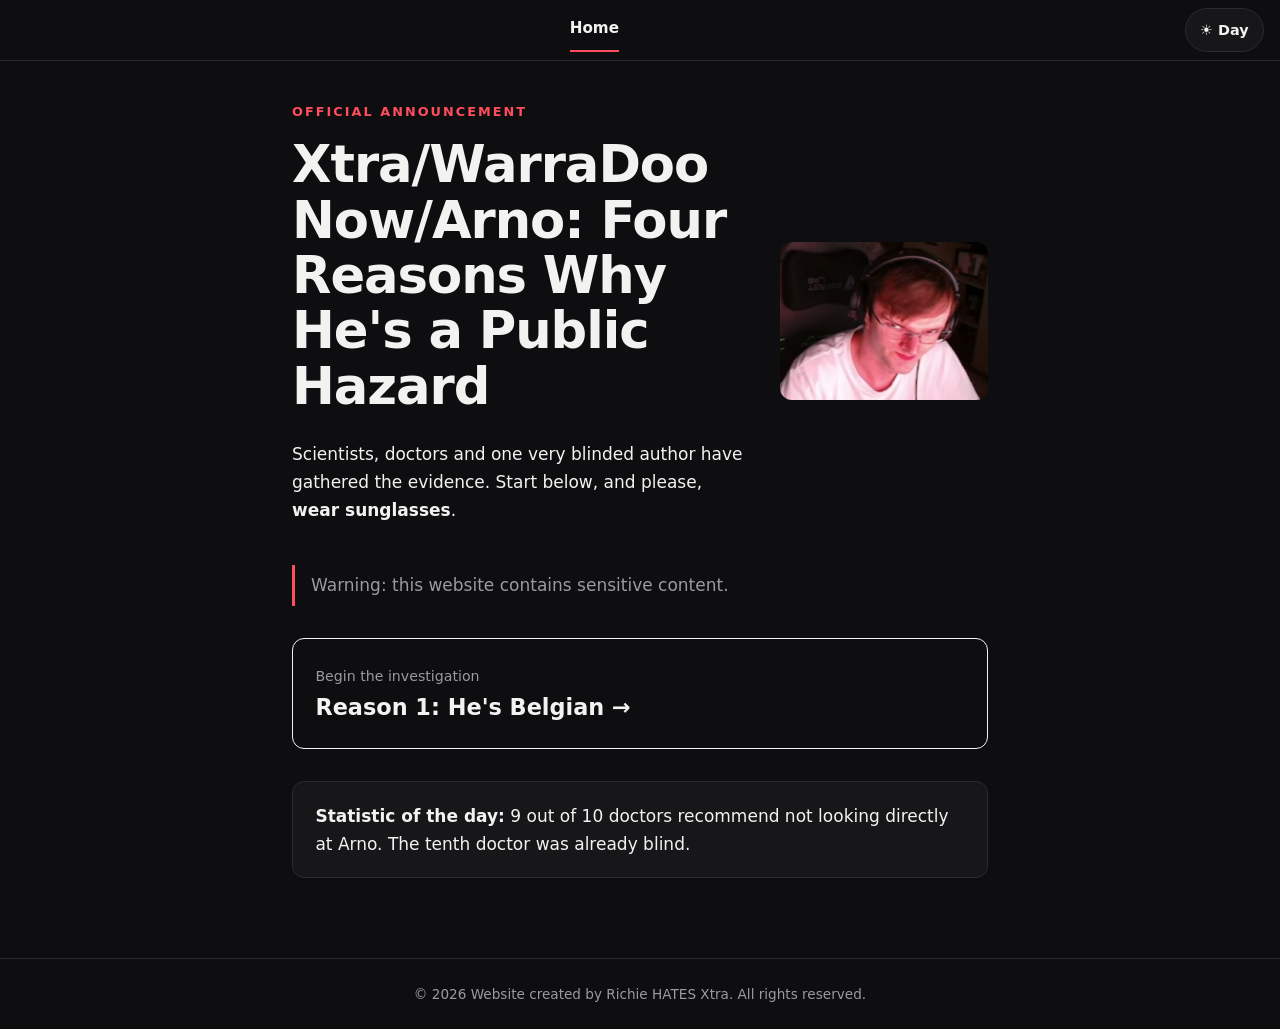
<file: index.html>
<!DOCTYPE html>
<html lang="en">
<head>
  <meta charset="UTF-8">
  <meta name="viewport" content="width=device-width, initial-scale=1, viewport-fit=cover">
  <title>Four Reasons He's a Public Hazard | Xtra/Arno</title>
  <meta name="color-scheme" content="dark light">
  <meta name="theme-color" content="#0e0e10">
  <link rel="icon" href="data:image/svg+xml,<svg xmlns=%22http://www.w3.org/2000/svg%22 viewBox=%220 0 100 100%22><text y=%22.9em%22 font-size=%2290%22>🥚</text></svg>">
  <link rel="stylesheet" href="style.css">
  <script src="script.js"></script>
</head>
<body>
  <header class="top"><nav aria-label="Main">
      <a href="index.html" aria-current="page">Home</a>
  </nav>
  <button class="theme-toggle" id="theme-toggle" type="button" aria-label="Switch to day mode">☀️ Day</button></header>
  <main>
    <!-- Hero: title + photo -->
    <section class="hero">
      <div>
        <p class="kicker">Official announcement</p>
        <h1>Xtra/WarraDooNow/Arno: Four Reasons Why He's a Public Hazard</h1>
        <p>Scientists, doctors and one very blinded author have gathered the evidence. Start below, and please, <strong>wear sunglasses</strong>.</p>
      </div>
      <img class="photo" src="photos/intro.png" alt="Arno wearing headphones and glasses, with a very shiny head">
    </section>

    <p class="note">Warning: this website contains sensitive content.</p>

    <!-- Only Reason 1 is offered; each reason then leads to the next -->
    <a class="start" href="reason1.html"><small>Begin the investigation</small><b>Reason 1: He's Belgian →</b></a>

    <div class="box"><strong>Statistic of the day:</strong> 9 out of 10 doctors recommend not looking directly at Arno. The tenth doctor was already blind.</div>
  </main>
  <footer>© 2026 Website created by Richie HATES Xtra. All rights reserved.</footer>
</body>
</html>
</file>
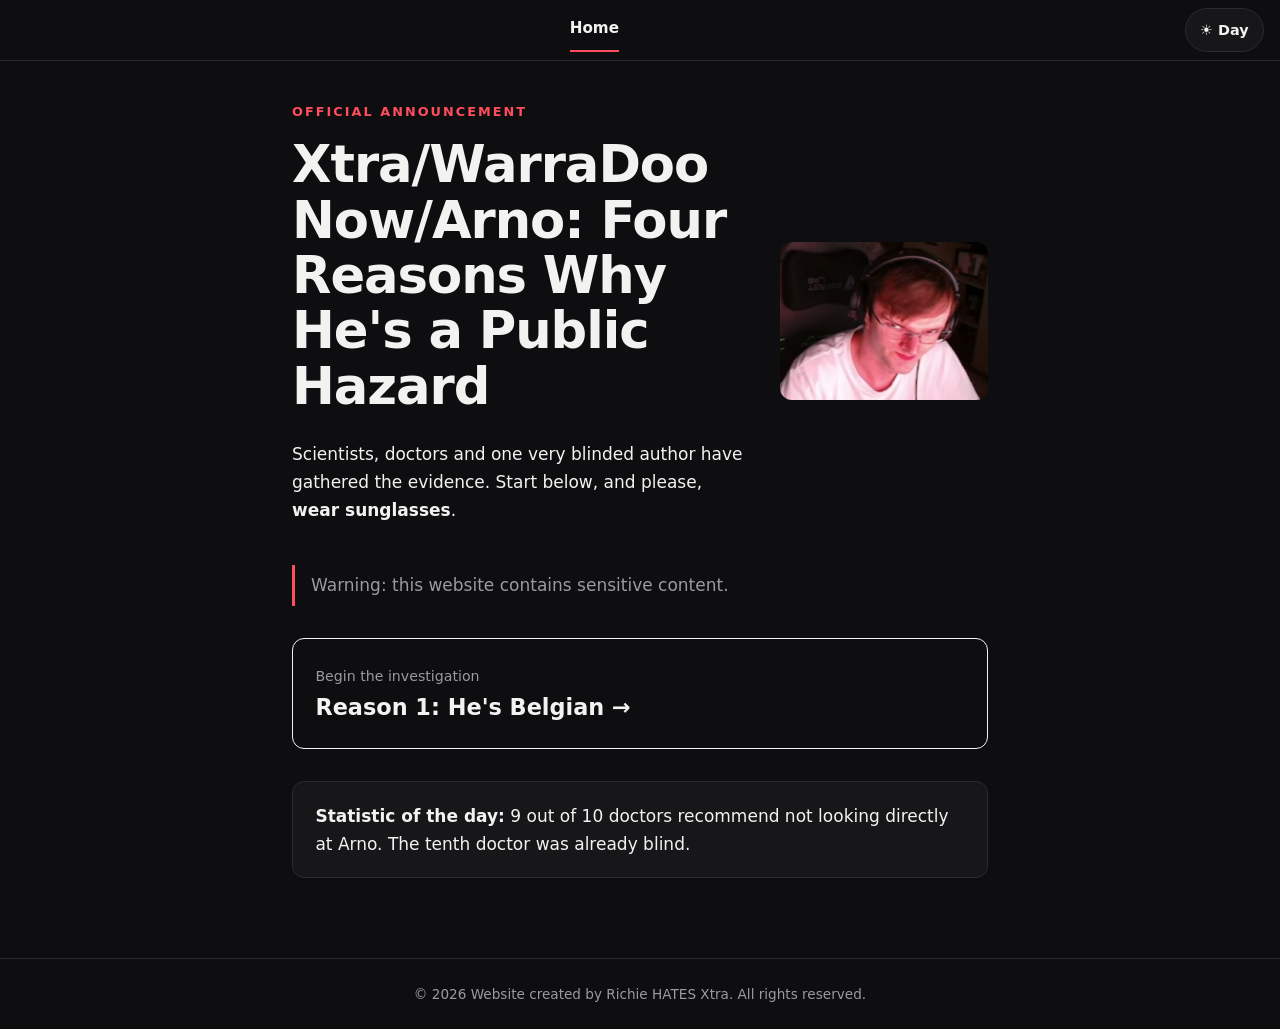
<file: index_original.html>
<!DOCTYPE html>
<html lang="en">
<head>
  <meta charset="UTF-8">
  <meta name="viewport" content="width=device-width, initial-scale=1, viewport-fit=cover">
  <title>Four Reasons He's a Public Hazard | Xtra/Arno</title>
  <meta name="color-scheme" content="dark light">
  <meta name="theme-color" content="#0e0e10">
  <link rel="stylesheet" href="style.css">
  <script src="script.js"></script>
</head>
<body>
  <header class="top"><nav aria-label="Main">
      <a href="index.html" aria-current="page">Home</a>
  </nav>
  <button class="theme-toggle" id="theme-toggle" type="button" aria-label="Switch to day mode">☀️ Day</button></header>
  <main>
    <!-- Hero: title + photo -->
    <section class="hero">
      <div>
        <p class="kicker">Official announcement</p>
        <h1>Xtra/WarraDooNow/Arno: Four Reasons Why He's a Public Hazard</h1>
        <p>Scientists, doctors and one very blinded author have gathered the evidence. Start below, and please, <strong>wear sunglasses</strong>.</p>
      </div>
      <img class="photo" src="photos/intro.png" alt="Arno wearing headphones and glasses, with a very shiny head">
    </section>

    <p class="note">Warning: this website contains sensitive content.</p>

    <!-- Only Reason 1 is offered; each reason then leads to the next -->
    <a class="start" href="reason1.html"><small>Begin the investigation</small><b>Reason 1: He's Belgian →</b></a>

    <div class="box"><strong>Statistic of the day:</strong> 9 out of 10 doctors recommend not looking directly at Arno. The tenth doctor was already blind.</div>
  </main>
  <footer>© 2026 Website created by Richie HATES Xtra. All rights reserved.</footer>
</body>
</html>
</file>
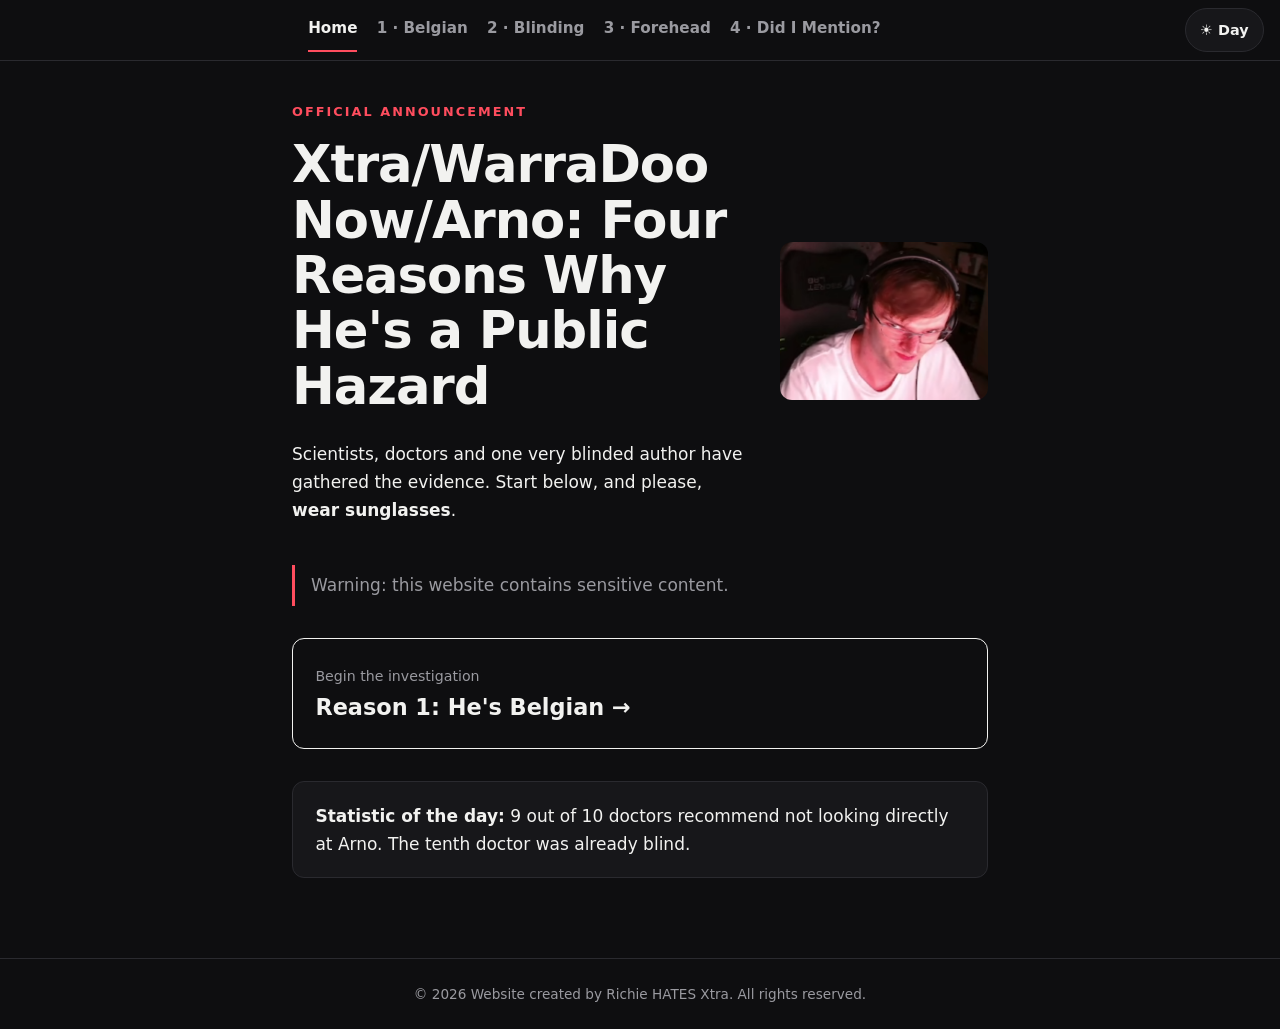
<file: index_original_a.html>
<!DOCTYPE html>
<html lang="en">
<head>
  <meta charset="UTF-8">
  <meta name="viewport" content="width=device-width, initial-scale=1, viewport-fit=cover">
  <title>Four Reasons He's a Public Hazard | Xtra/Arno</title>
  <meta name="color-scheme" content="dark light">
  <meta name="theme-color" content="#0e0e10">
  <link rel="icon" href="data:image/svg+xml,<svg xmlns=%22http://www.w3.org/2000/svg%22 viewBox=%220 0 100 100%22><text y=%22.9em%22 font-size=%2290%22>🥚</text></svg>">
  <link rel="stylesheet" href="style.css">
  <script src="script.js"></script>
</head>
<body>
  <header class="top"><nav aria-label="Main">
      <a href="index_original_a.html" aria-current="page">Home</a>
      <a href="reason1_a.html">1 · Belgian</a>
      <a href="reason2_a.html">2 · Blinding</a>
      <a href="reason3_a.html">3 · Forehead</a>
      <a href="reason4_a.html">4 · Did I Mention?</a>
  </nav>
  <button class="theme-toggle" id="theme-toggle" type="button" aria-label="Switch to day mode">☀️ Day</button></header>
  <main>
    <!-- Hero: title + photo -->
    <section class="hero">
      <div>
        <p class="kicker">Official announcement</p>
        <h1>Xtra/WarraDooNow/Arno: Four Reasons Why He's a Public Hazard</h1>
        <p>Scientists, doctors and one very blinded author have gathered the evidence. Start below, and please, <strong>wear sunglasses</strong>.</p>
      </div>
      <img class="photo" src="photos/intro.png" alt="Arno wearing headphones and glasses, with a very shiny head">
    </section>

    <p class="note">Warning: this website contains sensitive content.</p>

    <!-- Only Reason 1 is offered; each reason then leads to the next -->
    <a class="start" href="reason1_a.html"><small>Begin the investigation</small><b>Reason 1: He's Belgian →</b></a>

    <div class="box"><strong>Statistic of the day:</strong> 9 out of 10 doctors recommend not looking directly at Arno. The tenth doctor was already blind.</div>
  </main>
  <footer>© 2026 Website created by Richie HATES Xtra. All rights reserved.</footer>
</body>
</html>
</file>
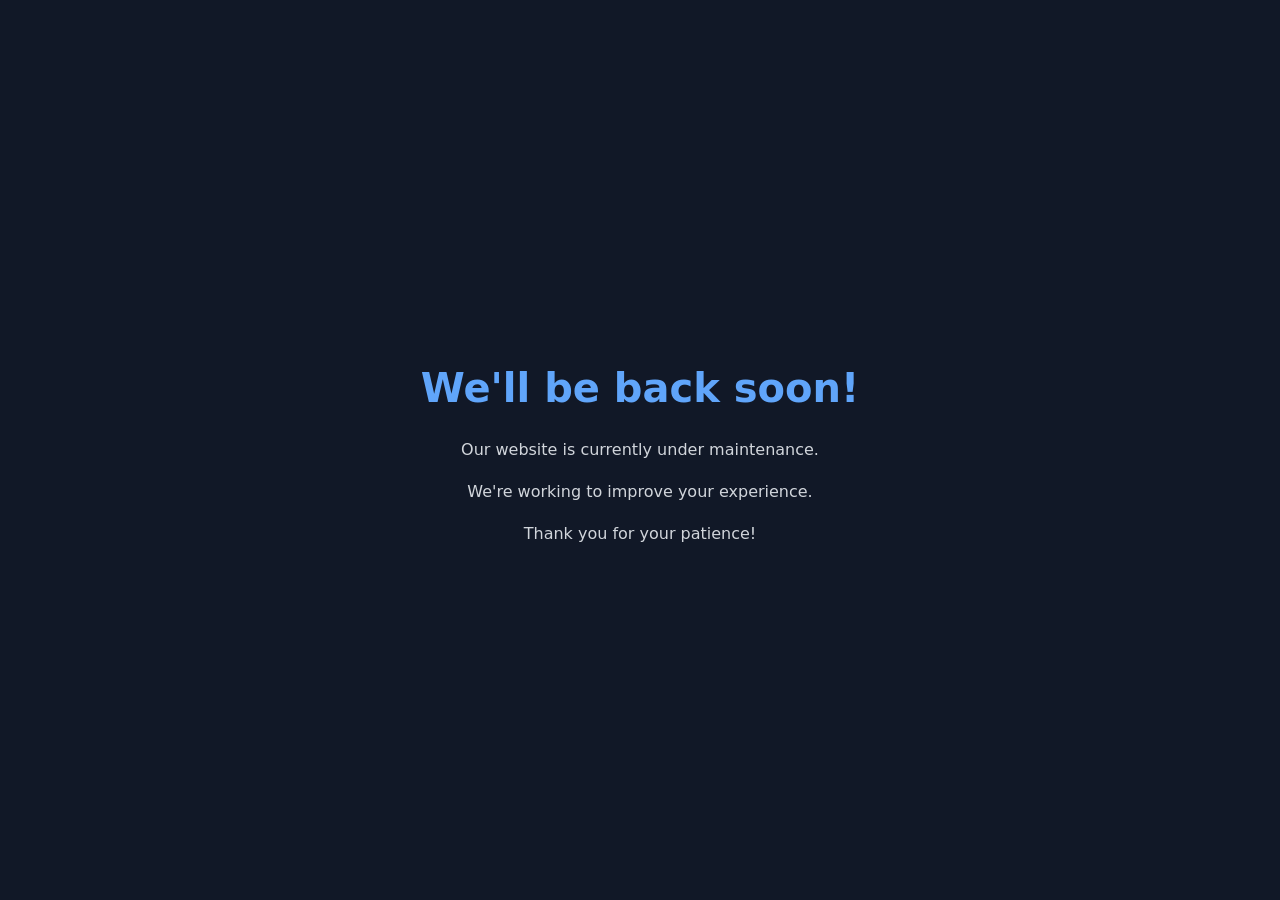
<file: maintenance.html>
<!DOCTYPE html>
<html lang="en">

<head>
    <meta charset="UTF-8">
    <meta name="viewport" content="width=device-width, initial-scale=1, viewport-fit=cover">
    <meta name="robots" content="noindex">
    <title>Under Maintenance</title>
    <style>
        body {
            font-family: system-ui, -apple-system, "Segoe UI", Arial, sans-serif;
            background: #111827;
            color: white;
            display: flex;
            justify-content: center;
            align-items: center;
            min-height: 100vh;
            min-height: 100dvh; /* real visible height on phones */
            margin: 0;
            text-align: center;
        }

        .container {
            padding: 30px 20px;
        }

        h1 {
            font-size: clamp(1.8rem, 8vw, 2.5rem);
            color: #60a5fa;
        }

        p {
            color: #d1d5db;
            line-height: 1.6;
        }
    </style>
</head>

<body>
    <div class="container">
        <h1>We'll be back soon!</h1>
        <p>Our website is currently under maintenance.</p>
        <p>We're working to improve your experience.</p>
        <p>Thank you for your patience!</p>
    </div>
</body>

</html>
</file>
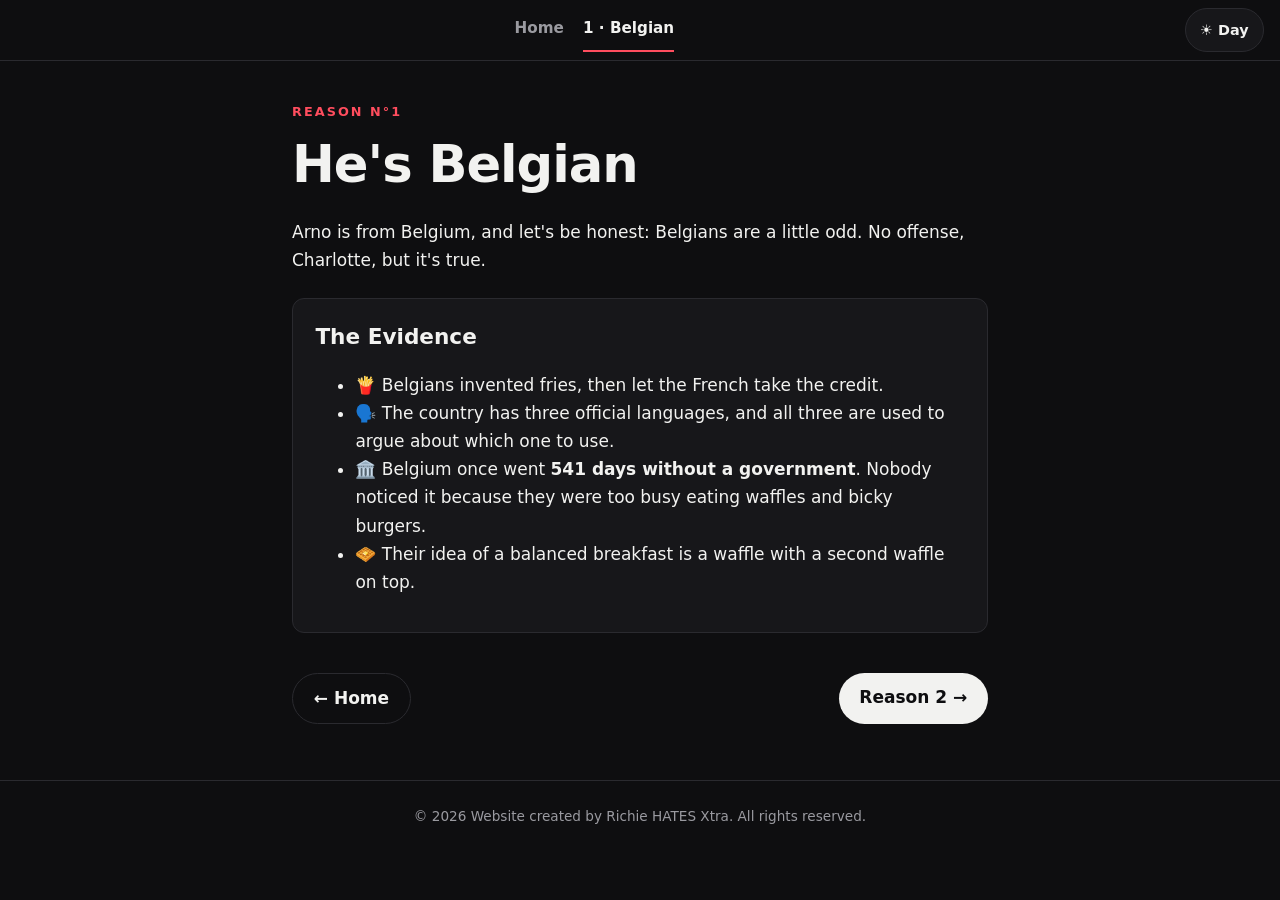
<file: reason1.html>
<!DOCTYPE html>
<html lang="en">
<head>
  <meta charset="UTF-8">
  <meta name="viewport" content="width=device-width, initial-scale=1, viewport-fit=cover">
  <title>Reason 1: He's Belgian | Xtra/Arno</title>
  <meta name="color-scheme" content="dark light">
  <meta name="theme-color" content="#0e0e10">
  <link rel="icon" href="data:image/svg+xml,<svg xmlns=%22http://www.w3.org/2000/svg%22 viewBox=%220 0 100 100%22><text y=%22.9em%22 font-size=%2290%22>🥚</text></svg>">
  <link rel="stylesheet" href="style.css">
  <script src="script.js"></script>
</head>
<body>
  <header class="top"><nav aria-label="Main">
      <a href="index.html">Home</a>
      <a href="reason1.html" aria-current="page">1 · Belgian</a>
  </nav>
  <button class="theme-toggle" id="theme-toggle" type="button" aria-label="Switch to day mode">☀️ Day</button></header>
  <main>
    <p class="kicker">Reason N°1</p>
    <h1>He's Belgian</h1>
    <p>Arno is from Belgium, and let's be honest: Belgians are a little odd. No offense, Charlotte, but it's true.</p>

    <div class="box">
      <h2>The Evidence</h2>
      <ul>
        <li>🍟 Belgians invented fries, then let the French take the credit.</li>
        <li>🗣️ The country has three official languages, and all three are used to argue about which one to use.</li>
        <li>🏛️ Belgium once went <strong>541 days without a government</strong>. Nobody noticed it because they were too busy eating waffles and bicky burgers.</li>
        <li>🧇 Their idea of a balanced breakfast is a waffle with a second waffle on top.</li>
      </ul>
    </div>

    <div class="pager"><a class="btn ghost" href="index.html">← Home</a><a class="btn" href="reason2.html">Reason 2 →</a></div>
  </main>
  <footer>© 2026 Website created by Richie HATES Xtra. All rights reserved.</footer>
</body>
</html>
</file>
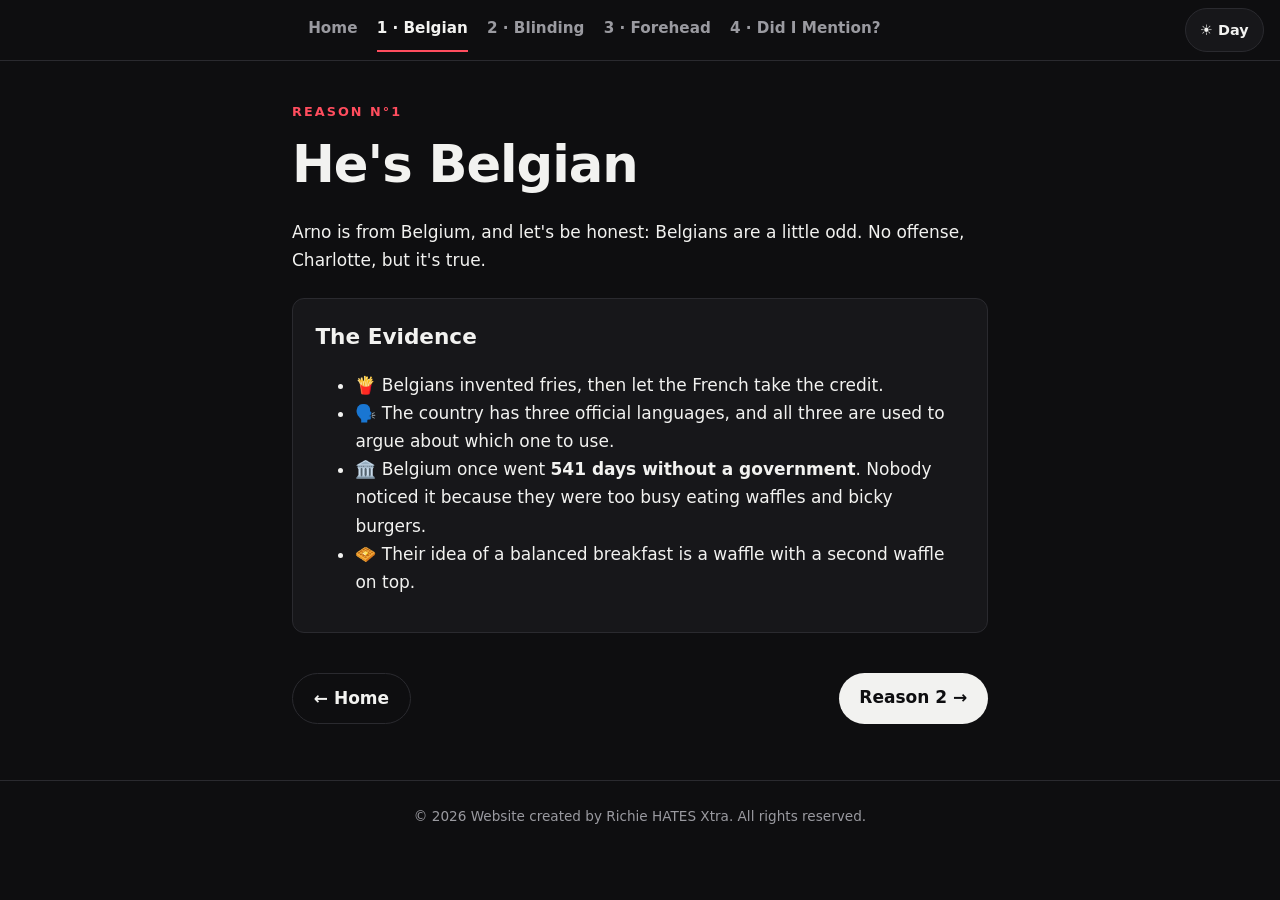
<file: reason1_a.html>
<!DOCTYPE html>
<html lang="en">
<head>
  <meta charset="UTF-8">
  <meta name="viewport" content="width=device-width, initial-scale=1, viewport-fit=cover">
  <title>Reason 1: He's Belgian | Xtra/Arno</title>
  <meta name="color-scheme" content="dark light">
  <meta name="theme-color" content="#0e0e10">
  <link rel="icon" href="data:image/svg+xml,<svg xmlns=%22http://www.w3.org/2000/svg%22 viewBox=%220 0 100 100%22><text y=%22.9em%22 font-size=%2290%22>🥚</text></svg>">
  <link rel="stylesheet" href="style.css">
  <script src="script.js"></script>
</head>
<body>
  <header class="top"><nav aria-label="Main">
      <a href="index_original_a.html">Home</a>
      <a href="reason1_a.html" aria-current="page">1 · Belgian</a>
      <a href="reason2_a.html">2 · Blinding</a>
      <a href="reason3_a.html">3 · Forehead</a>
      <a href="reason4_a.html">4 · Did I Mention?</a>
  </nav>
  <button class="theme-toggle" id="theme-toggle" type="button" aria-label="Switch to day mode">☀️ Day</button></header>
  <main>
    <p class="kicker">Reason N°1</p>
    <h1>He's Belgian</h1>
    <p>Arno is from Belgium, and let's be honest: Belgians are a little odd. No offense, Charlotte, but it's true.</p>

    <div class="box">
      <h2>The Evidence</h2>
      <ul>
        <li>🍟 Belgians invented fries, then let the French take the credit.</li>
        <li>🗣️ The country has three official languages, and all three are used to argue about which one to use.</li>
        <li>🏛️ Belgium once went <strong>541 days without a government</strong>. Nobody noticed it because they were too busy eating waffles and bicky burgers.</li>
        <li>🧇 Their idea of a balanced breakfast is a waffle with a second waffle on top.</li>
      </ul>
    </div>

    <div class="pager"><a class="btn ghost" href="index_original_a.html">← Home</a><a class="btn" href="reason2_a.html">Reason 2 →</a></div>
  </main>
  <footer>© 2026 Website created by Richie HATES Xtra. All rights reserved.</footer>
</body>
</html>
</file>
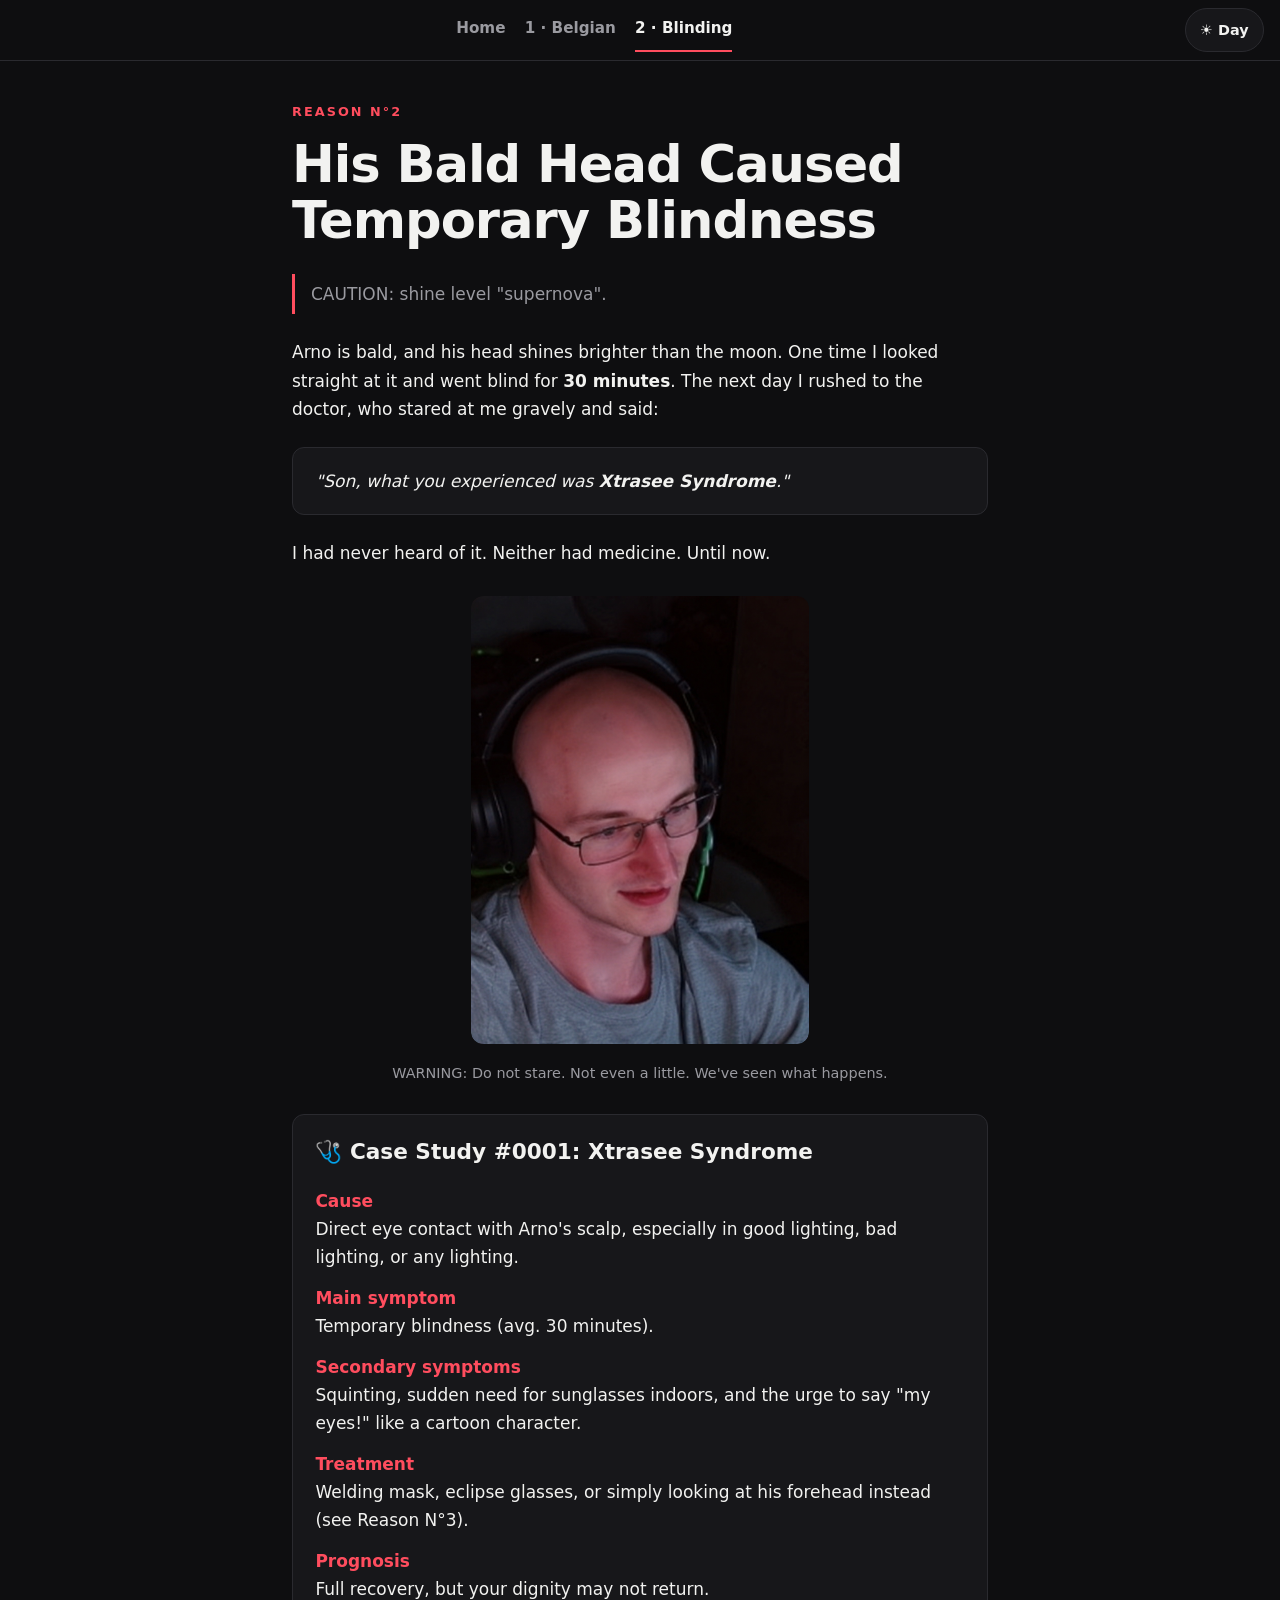
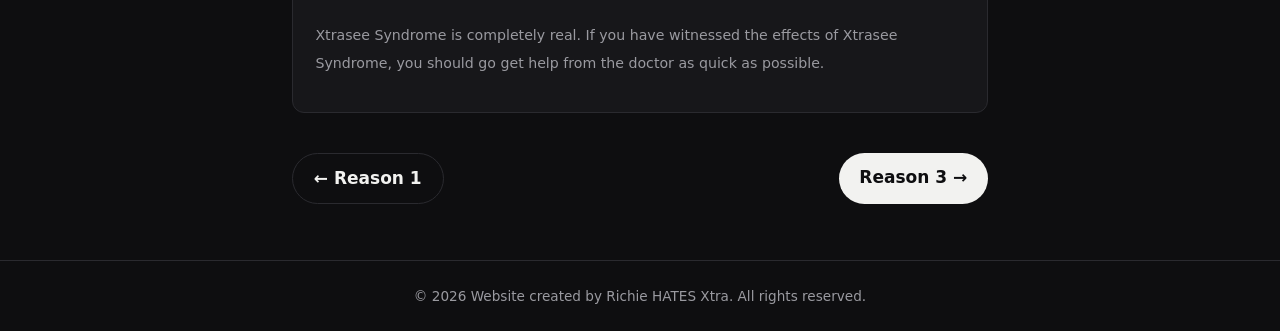
<file: reason2.html>
<!DOCTYPE html>
<html lang="en">
<head>
  <meta charset="UTF-8">
  <meta name="viewport" content="width=device-width, initial-scale=1, viewport-fit=cover">
  <title>Reason 2: Temporary Blindness | Xtra/Arno</title>
  <meta name="color-scheme" content="dark light">
  <meta name="theme-color" content="#0e0e10">
  <link rel="icon" href="data:image/svg+xml,<svg xmlns=%22http://www.w3.org/2000/svg%22 viewBox=%220 0 100 100%22><text y=%22.9em%22 font-size=%2290%22>🥚</text></svg>">
  <link rel="stylesheet" href="style.css">
  <script src="script.js"></script>
</head>
<body>
  <header class="top"><nav aria-label="Main">
      <a href="index.html">Home</a>
      <a href="reason1.html">1 · Belgian</a>
      <a href="reason2.html" aria-current="page">2 · Blinding</a>
  </nav>
  <button class="theme-toggle" id="theme-toggle" type="button" aria-label="Switch to day mode">☀️ Day</button></header>
  <main>
    <p class="kicker">Reason N°2</p>
    <h1>His Bald Head Caused Temporary Blindness</h1>
    <p class="note">CAUTION: shine level "supernova".</p>

    <p>Arno is bald, and his head shines brighter than the moon. One time I looked straight at it and went blind for <strong>30 minutes</strong>. The next day I rushed to the doctor, who stared at me gravely and said:</p>
    <blockquote class="box"><em>"Son, what you experienced was <strong>Xtrasee Syndrome</strong>."</em></blockquote>
    <p>I had never heard of it. Neither had medicine. Until now.</p>

    <figure>
      <span class="shine"><img loading="lazy" decoding="async" class="photo" src="photos/bald_1.png" alt="Arno at his desk, head gleaming under the lights"></span>
      <figcaption>WARNING: Do not stare. Not even a little. We've seen what happens.</figcaption>
    </figure>

    <article class="box report">
      <h2>🩺 Case Study #0001: Xtrasee Syndrome</h2>
      <dl>
        <dt>Cause</dt><dd>Direct eye contact with Arno's scalp, especially in good lighting, bad lighting, or any lighting.</dd>
        <dt>Main symptom</dt><dd>Temporary blindness (avg. 30 minutes).</dd>
        <dt>Secondary symptoms</dt><dd>Squinting, sudden need for sunglasses indoors, and the urge to say "my eyes!" like a cartoon character.</dd>
        <dt>Treatment</dt><dd>Welding mask, eclipse glasses, or simply looking at his forehead instead (see Reason N°3).</dd>
        <dt>Prognosis</dt><dd>Full recovery, but your dignity may not return.</dd>
      </dl>
      <p><small>Xtrasee Syndrome is completely real. If you have witnessed the effects of Xtrasee Syndrome, you should go get help from the doctor as quick as possible.</small></p>
    </article>

    <div class="pager"><a class="btn ghost" href="reason1.html">← Reason 1</a><a class="btn" href="reason3.html">Reason 3 →</a></div>
  </main>
  <footer>© 2026 Website created by Richie HATES Xtra. All rights reserved.</footer>
</body>
</html>
</file>
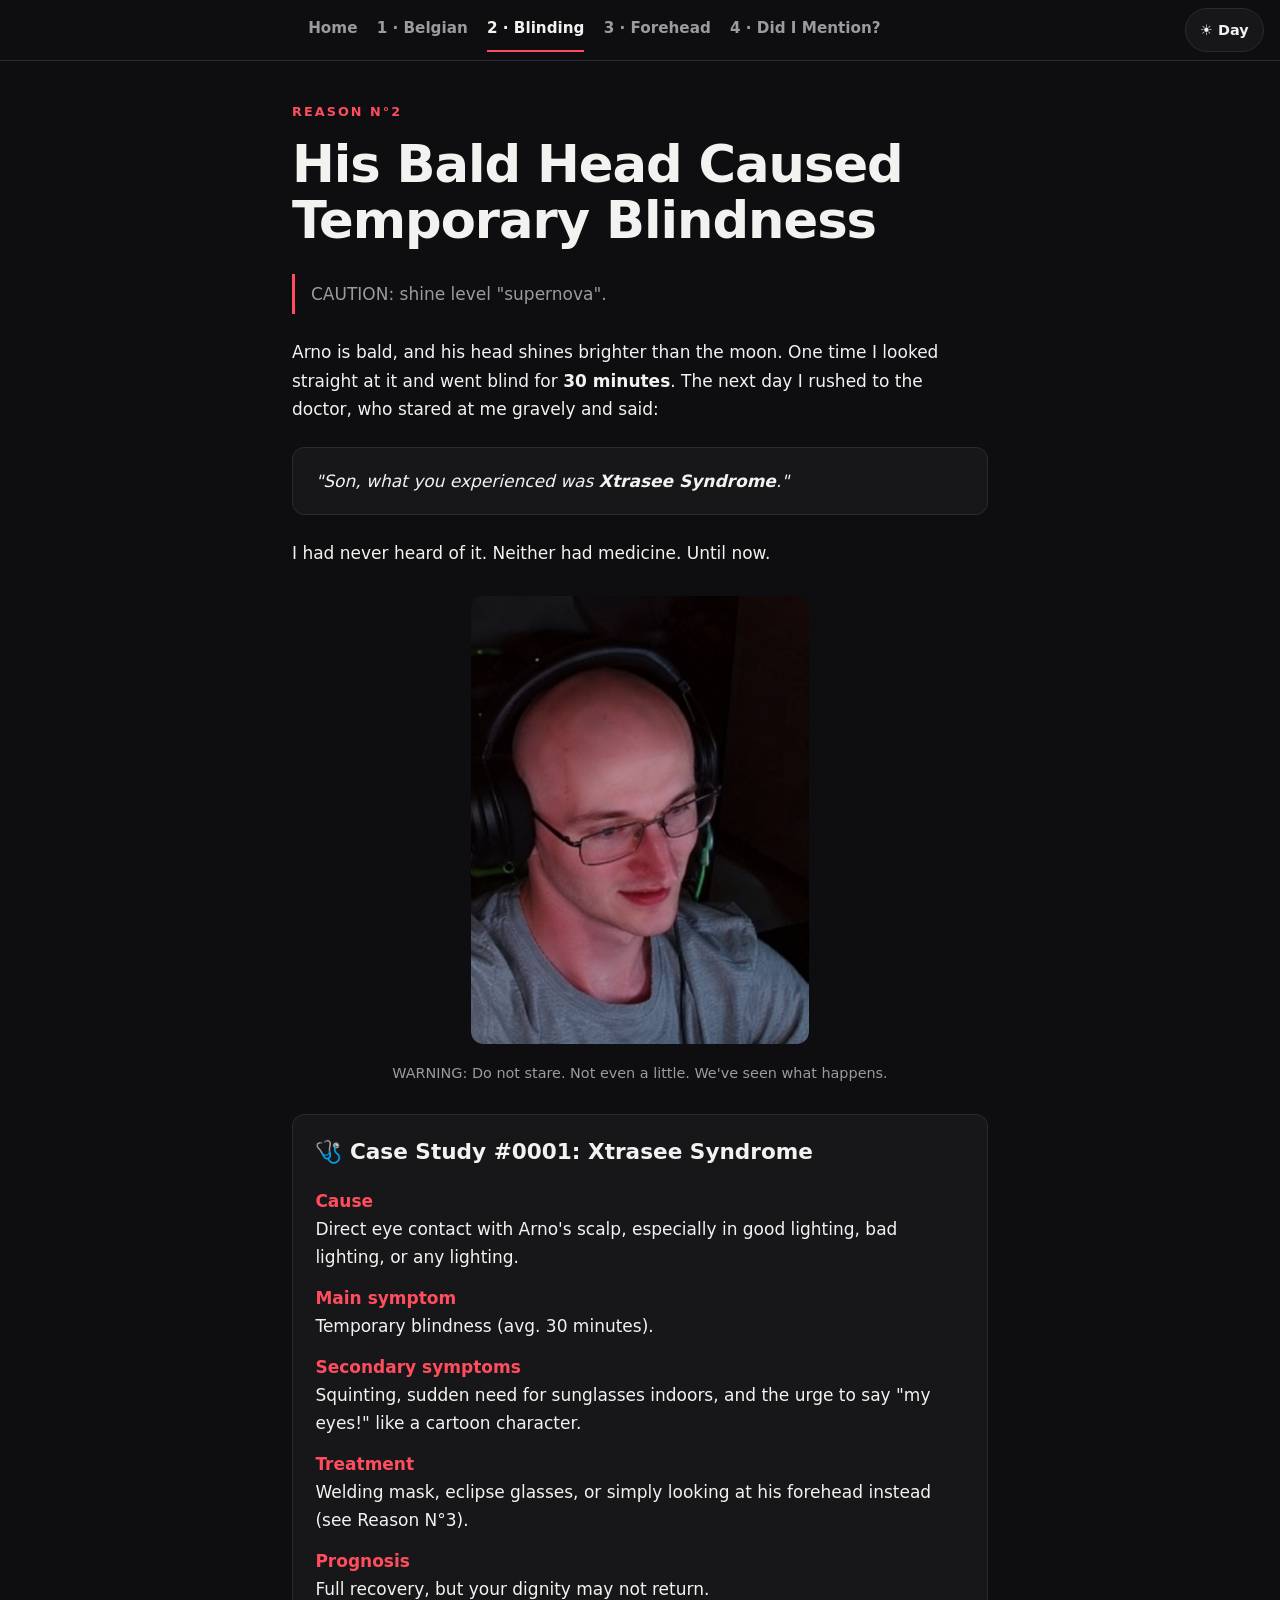
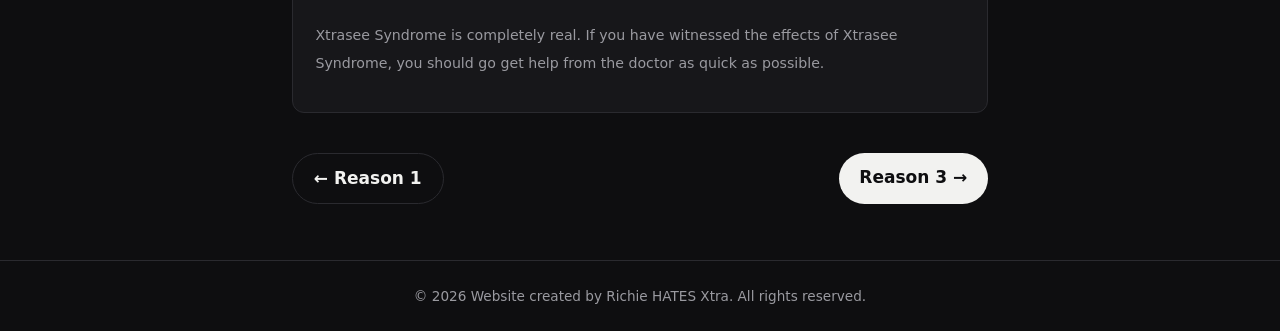
<file: reason2_a.html>
<!DOCTYPE html>
<html lang="en">
<head>
  <meta charset="UTF-8">
  <meta name="viewport" content="width=device-width, initial-scale=1, viewport-fit=cover">
  <title>Reason 2: Temporary Blindness | Xtra/Arno</title>
  <meta name="color-scheme" content="dark light">
  <meta name="theme-color" content="#0e0e10">
  <link rel="icon" href="data:image/svg+xml,<svg xmlns=%22http://www.w3.org/2000/svg%22 viewBox=%220 0 100 100%22><text y=%22.9em%22 font-size=%2290%22>🥚</text></svg>">
  <link rel="stylesheet" href="style.css">
  <script src="script.js"></script>
</head>
<body>
  <header class="top"><nav aria-label="Main">
      <a href="index_original_a.html">Home</a>
      <a href="reason1_a.html">1 · Belgian</a>
      <a href="reason2_a.html" aria-current="page">2 · Blinding</a>
      <a href="reason3_a.html">3 · Forehead</a>
      <a href="reason4_a.html">4 · Did I Mention?</a>
  </nav>
  <button class="theme-toggle" id="theme-toggle" type="button" aria-label="Switch to day mode">☀️ Day</button></header>
  <main>
    <p class="kicker">Reason N°2</p>
    <h1>His Bald Head Caused Temporary Blindness</h1>
    <p class="note">CAUTION: shine level "supernova".</p>

    <p>Arno is bald, and his head shines brighter than the moon. One time I looked straight at it and went blind for <strong>30 minutes</strong>. The next day I rushed to the doctor, who stared at me gravely and said:</p>
    <blockquote class="box"><em>"Son, what you experienced was <strong>Xtrasee Syndrome</strong>."</em></blockquote>
    <p>I had never heard of it. Neither had medicine. Until now.</p>

    <figure>
      <span class="shine"><img loading="lazy" decoding="async" class="photo" src="photos/bald_1.png" alt="Arno at his desk, head gleaming under the lights"></span>
      <figcaption>WARNING: Do not stare. Not even a little. We've seen what happens.</figcaption>
    </figure>

    <article class="box report">
      <h2>🩺 Case Study #0001: Xtrasee Syndrome</h2>
      <dl>
        <dt>Cause</dt><dd>Direct eye contact with Arno's scalp, especially in good lighting, bad lighting, or any lighting.</dd>
        <dt>Main symptom</dt><dd>Temporary blindness (avg. 30 minutes).</dd>
        <dt>Secondary symptoms</dt><dd>Squinting, sudden need for sunglasses indoors, and the urge to say "my eyes!" like a cartoon character.</dd>
        <dt>Treatment</dt><dd>Welding mask, eclipse glasses, or simply looking at his forehead instead (see Reason N°3).</dd>
        <dt>Prognosis</dt><dd>Full recovery, but your dignity may not return.</dd>
      </dl>
      <p><small>Xtrasee Syndrome is completely real. If you have witnessed the effects of Xtrasee Syndrome, you should go get help from the doctor as quick as possible.</small></p>
    </article>

    <div class="pager"><a class="btn ghost" href="reason1_a.html">← Reason 1</a><a class="btn" href="reason3_a.html">Reason 3 →</a></div>
  </main>
  <footer>© 2026 Website created by Richie HATES Xtra. All rights reserved.</footer>
</body>
</html>
</file>
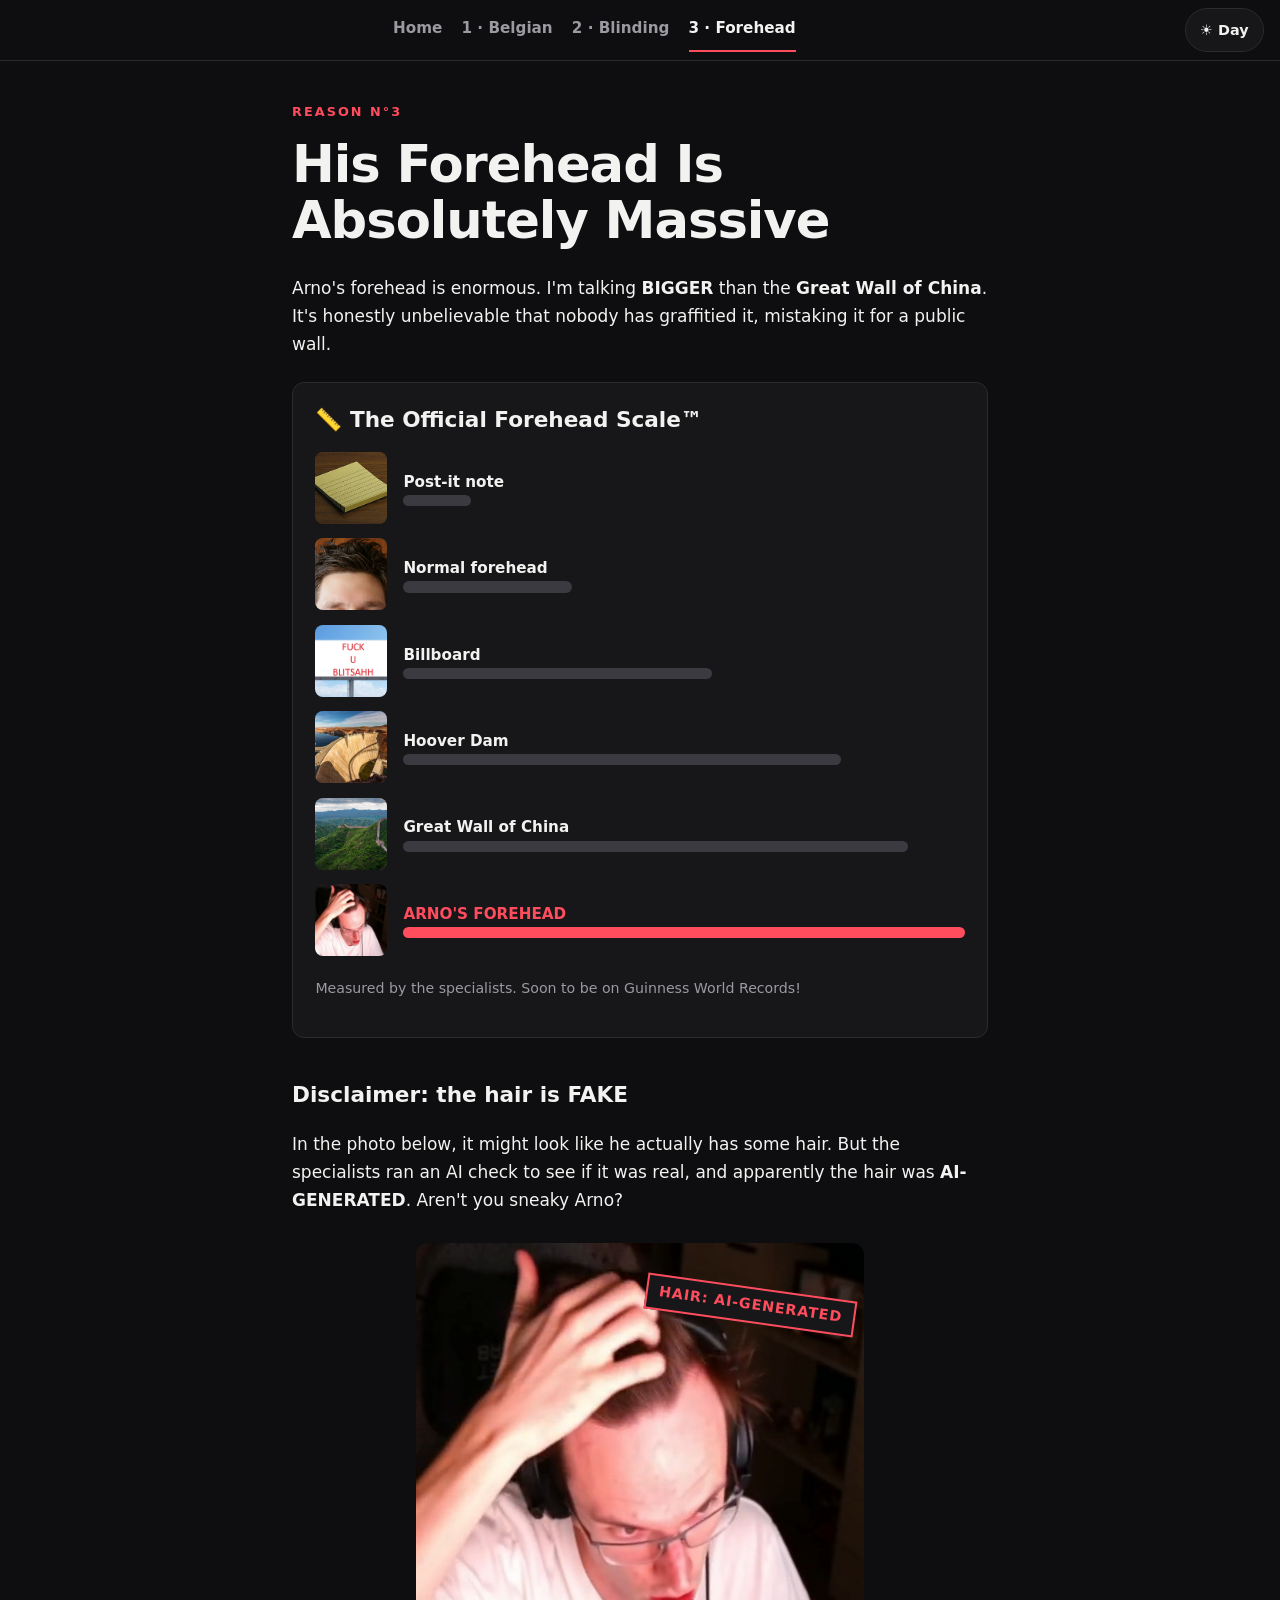
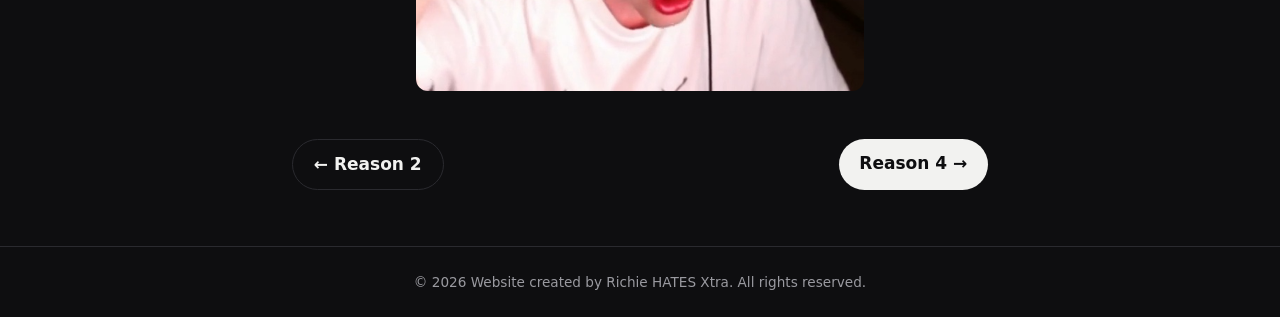
<file: reason3.html>
<!DOCTYPE html>
<html lang="en">
<head>
  <meta charset="UTF-8">
  <meta name="viewport" content="width=device-width, initial-scale=1, viewport-fit=cover">
  <title>Reason 3: His Forehead | Xtra/Arno</title>
  <meta name="color-scheme" content="dark light">
  <meta name="theme-color" content="#0e0e10">
  <link rel="icon" href="data:image/svg+xml,<svg xmlns=%22http://www.w3.org/2000/svg%22 viewBox=%220 0 100 100%22><text y=%22.9em%22 font-size=%2290%22>🥚</text></svg>">
  <link rel="stylesheet" href="style.css">
  <script src="script.js"></script>
</head>
<body>
  <header class="top"><nav aria-label="Main">
      <a href="index.html">Home</a>
      <a href="reason1.html">1 · Belgian</a>
      <a href="reason2.html">2 · Blinding</a>
      <a href="reason3.html" aria-current="page">3 · Forehead</a>
  </nav>
  <button class="theme-toggle" id="theme-toggle" type="button" aria-label="Switch to day mode">☀️ Day</button></header>
  <main>
    <p class="kicker">Reason N°3</p>
    <h1>His Forehead Is Absolutely Massive</h1>
    <p>Arno's forehead is enormous. I'm talking <strong>BIGGER</strong> than the <strong>Great Wall of China</strong>. It's honestly unbelievable that nobody has graffitied it, mistaking it for a public wall.</p>

    <!-- Scale: each row has a photo (photos/ folder), a label and a bar. If a photo is missing, the emoji shows instead. -->
    <section class="box" aria-label="Forehead scale">
      <h2>📏 The Official Forehead Scale™</h2>
      <ul class="scale">
        <li>
          <span class="thumb"><img loading="lazy" decoding="async" src="photos/post_it_note.JPG" alt="Post-it note" onerror="this.remove()"></span>
          <div><div class="label">Post-it note</div><div class="bar" style="width:12%"></div></div>
        </li>
        <li>
          <span class="thumb"><img loading="lazy" decoding="async" src="photos/normal_forehead.jpg" alt="Normal forehead" onerror="this.remove()"></span>
          <div><div class="label">Normal forehead</div><div class="bar" style="width:30%"></div></div>
        </li>
        <li>
          <span class="thumb"><img loading="lazy" decoding="async" src="photos/billboard.jpg" alt="Billboard" onerror="this.remove()"></span>
          <div><div class="label">Billboard</div><div class="bar" style="width:55%"></div></div>
        </li>
        <li>
          <span class="thumb"><img loading="lazy" decoding="async" src="photos/hoover_dam.jpg" alt="Hoover Dam" onerror="this.remove()"></span>
          <div><div class="label">Hoover Dam</div><div class="bar" style="width:78%"></div></div>
        </li>
        <li>
          <span class="thumb"><img loading="lazy" decoding="async" src="photos/great_wall.webp" alt="Great Wall of China" onerror="this.remove()"></span>
          <div><div class="label">Great Wall of China</div><div class="bar" style="width:90%"></div></div>
        </li>
        <li class="arno">
          <span class="thumb"><img loading="lazy" decoding="async" src="photos/massive_forehead.jpg" alt="Arno's forehead" onerror="this.remove()"></span>
          <div><div class="label">ARNO'S FOREHEAD</div><div class="bar" style="width:100%"></div></div>
        </li>
      </ul>
      <p><small>Measured by the specialists. Soon to be on Guinness World Records!</small></p>
    </section>

    <h2>Disclaimer: the hair is FAKE</h2>
    <p>In the photo below, it might look like he actually has some hair. But the specialists ran an AI check to see if it was real, and apparently the hair was <strong>AI-GENERATED</strong>. Aren't you sneaky Arno?</p>

    <figure>
      <span class="frame">
        <img loading="lazy" decoding="async" class="photo" src="photos/massive_forehead.jpg" alt="Arno pushing his hair back, revealing a very large forehead">
        <span class="stamp">Hair: AI-generated</span>
      </span>
          </figure>

    <div class="pager"><a class="btn ghost" href="reason2.html">← Reason 2</a><a class="btn" href="reason4.html">Reason 4 →</a></div>
  </main>
  <footer>© 2026 Website created by Richie HATES Xtra. All rights reserved.</footer>
</body>
</html>
</file>
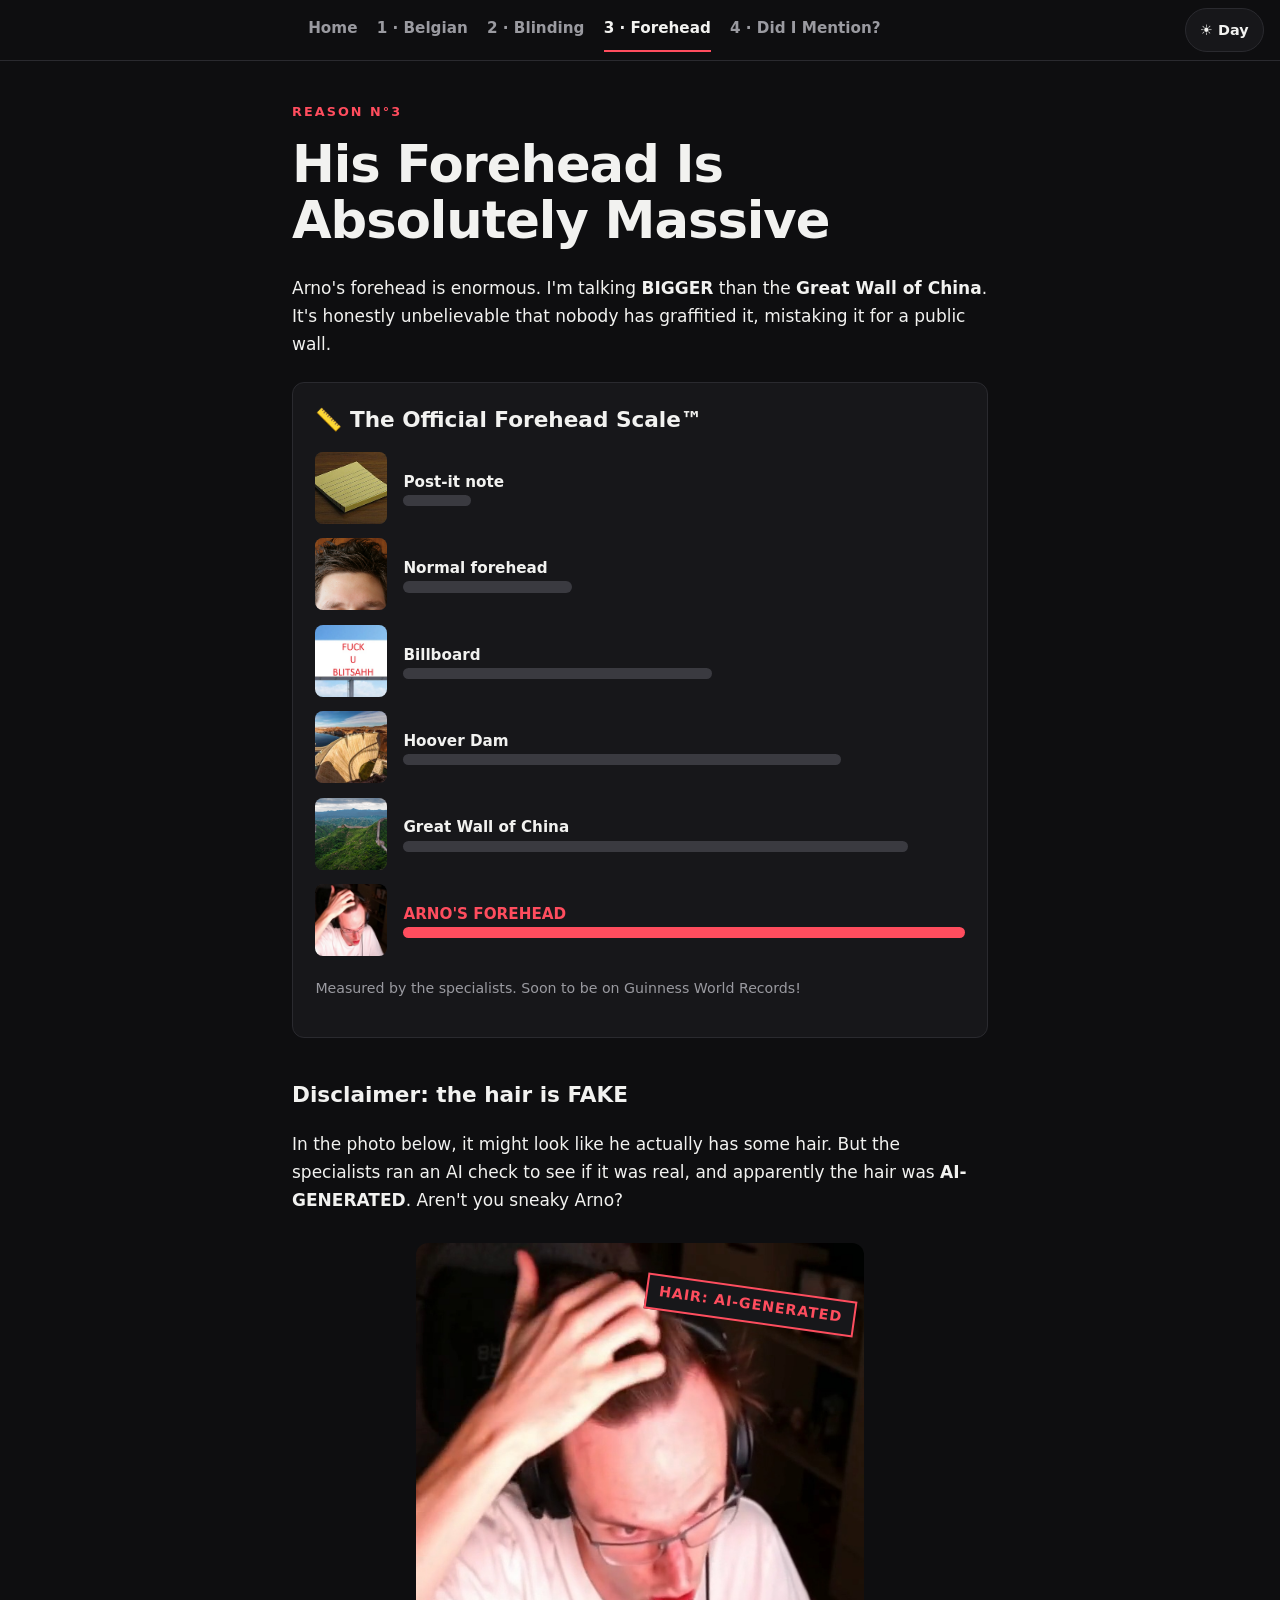
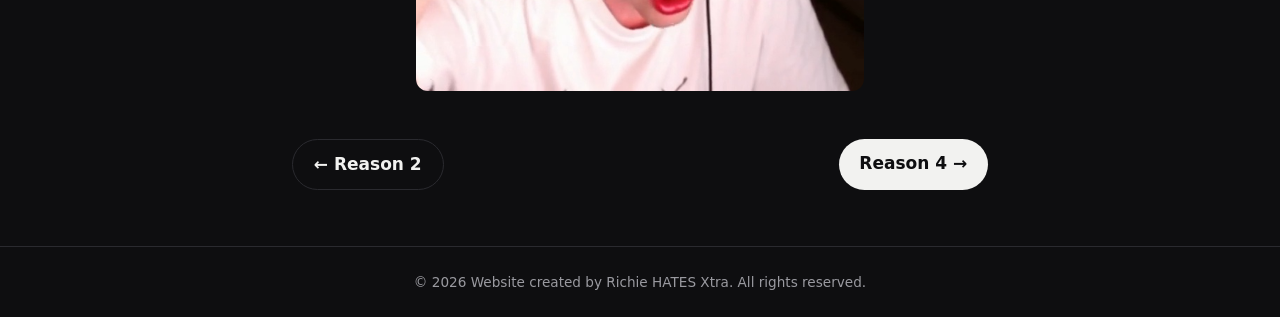
<file: reason3_a.html>
<!DOCTYPE html>
<html lang="en">
<head>
  <meta charset="UTF-8">
  <meta name="viewport" content="width=device-width, initial-scale=1, viewport-fit=cover">
  <title>Reason 3: His Forehead | Xtra/Arno</title>
  <meta name="color-scheme" content="dark light">
  <meta name="theme-color" content="#0e0e10">
  <link rel="icon" href="data:image/svg+xml,<svg xmlns=%22http://www.w3.org/2000/svg%22 viewBox=%220 0 100 100%22><text y=%22.9em%22 font-size=%2290%22>🥚</text></svg>">
  <link rel="stylesheet" href="style.css">
  <script src="script.js"></script>
</head>
<body>
  <header class="top"><nav aria-label="Main">
      <a href="index_original_a.html">Home</a>
      <a href="reason1_a.html">1 · Belgian</a>
      <a href="reason2_a.html">2 · Blinding</a>
      <a href="reason3_a.html" aria-current="page">3 · Forehead</a>
      <a href="reason4_a.html">4 · Did I Mention?</a>
  </nav>
  <button class="theme-toggle" id="theme-toggle" type="button" aria-label="Switch to day mode">☀️ Day</button></header>
  <main>
    <p class="kicker">Reason N°3</p>
    <h1>His Forehead Is Absolutely Massive</h1>
    <p>Arno's forehead is enormous. I'm talking <strong>BIGGER</strong> than the <strong>Great Wall of China</strong>. It's honestly unbelievable that nobody has graffitied it, mistaking it for a public wall.</p>

    <!-- Scale: each row has a photo (photos/ folder), a label and a bar. If a photo is missing, the emoji shows instead. -->
    <section class="box" aria-label="Forehead scale">
      <h2>📏 The Official Forehead Scale™</h2>
      <ul class="scale">
        <li>
          <span class="thumb"><img loading="lazy" decoding="async" src="photos/post_it_note.JPG" alt="Post-it note" onerror="this.remove()"></span>
          <div><div class="label">Post-it note</div><div class="bar" style="width:12%"></div></div>
        </li>
        <li>
          <span class="thumb"><img loading="lazy" decoding="async" src="photos/normal_forehead.jpg" alt="Normal forehead" onerror="this.remove()"></span>
          <div><div class="label">Normal forehead</div><div class="bar" style="width:30%"></div></div>
        </li>
        <li>
          <span class="thumb"><img loading="lazy" decoding="async" src="photos/billboard.jpg" alt="Billboard" onerror="this.remove()"></span>
          <div><div class="label">Billboard</div><div class="bar" style="width:55%"></div></div>
        </li>
        <li>
          <span class="thumb"><img loading="lazy" decoding="async" src="photos/hoover_dam.jpg" alt="Hoover Dam" onerror="this.remove()"></span>
          <div><div class="label">Hoover Dam</div><div class="bar" style="width:78%"></div></div>
        </li>
        <li>
          <span class="thumb"><img loading="lazy" decoding="async" src="photos/great_wall.webp" alt="Great Wall of China" onerror="this.remove()"></span>
          <div><div class="label">Great Wall of China</div><div class="bar" style="width:90%"></div></div>
        </li>
        <li class="arno">
          <span class="thumb"><img loading="lazy" decoding="async" src="photos/massive_forehead.jpg" alt="Arno's forehead" onerror="this.remove()"></span>
          <div><div class="label">ARNO'S FOREHEAD</div><div class="bar" style="width:100%"></div></div>
        </li>
      </ul>
      <p><small>Measured by the specialists. Soon to be on Guinness World Records!</small></p>
    </section>

    <h2>Disclaimer: the hair is FAKE</h2>
    <p>In the photo below, it might look like he actually has some hair. But the specialists ran an AI check to see if it was real, and apparently the hair was <strong>AI-GENERATED</strong>. Aren't you sneaky Arno?</p>

    <figure>
      <span class="frame">
        <img loading="lazy" decoding="async" class="photo" src="photos/massive_forehead.jpg" alt="Arno pushing his hair back, revealing a very large forehead">
        <span class="stamp">Hair: AI-generated</span>
      </span>
          </figure>

    <div class="pager"><a class="btn ghost" href="reason2_a.html">← Reason 2</a><a class="btn" href="reason4_a.html">Reason 4 →</a></div>
  </main>
  <footer>© 2026 Website created by Richie HATES Xtra. All rights reserved.</footer>
</body>
</html>
</file>
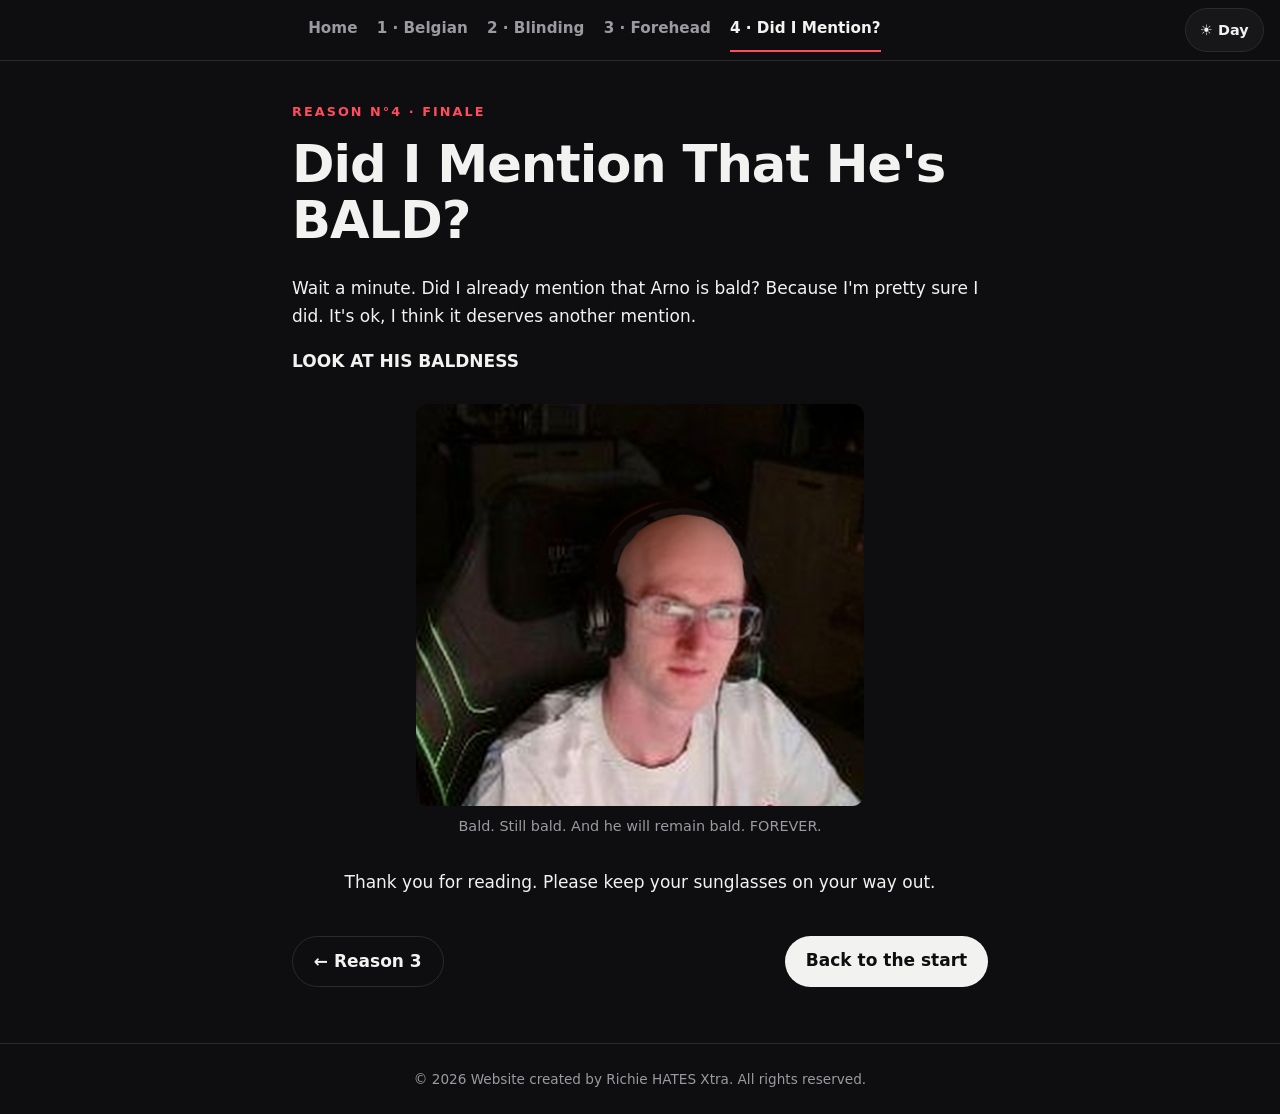
<file: reason4.html>
<!DOCTYPE html>
<html lang="en">
<head>
  <meta charset="UTF-8">
  <meta name="viewport" content="width=device-width, initial-scale=1, viewport-fit=cover">
  <title>Reason 4: Did I Mention He's Bald? | Xtra/Arno</title>
  <meta name="color-scheme" content="dark light">
  <meta name="theme-color" content="#0e0e10">
  <link rel="icon" href="data:image/svg+xml,<svg xmlns=%22http://www.w3.org/2000/svg%22 viewBox=%220 0 100 100%22><text y=%22.9em%22 font-size=%2290%22>🥚</text></svg>">
  <link rel="stylesheet" href="style.css">
  <script src="script.js"></script>
</head>
<body>
  <header class="top"><nav aria-label="Main">
      <a href="index_original_a.html">Home</a>
      <a href="reason1_a.html">1 · Belgian</a>
      <a href="reason2_a.html">2 · Blinding</a>
      <a href="reason3_a.html">3 · Forehead</a>
      <a href="reason4_a .html" aria-current="page">4 · Did I Mention?</a>
  </nav>
  <button class="theme-toggle" id="theme-toggle" type="button" aria-label="Switch to day mode">☀️ Day</button></header>
  <main>
    <p class="kicker">Reason N°4 · finale</p>
    <h1>Did I Mention That He's BALD?</h1>
    <p>Wait a minute. Did I already mention that Arno is bald? Because I'm pretty sure I did. It's ok, I think it deserves another mention.</p>
    <p><strong>LOOK AT HIS BALDNESS</strong></p>

    <figure>
      <img loading="lazy" decoding="async" class="photo" src="photos/bald_2.png" alt="Arno, bald and proud">
      <figcaption>Bald. Still bald. And he will remain bald. FOREVER.</figcaption>
    </figure>

    <p style="text-align:center">Thank you for reading. Please keep your sunglasses on your way out.</p>

    <div class="pager"><a class="btn ghost" href="reason3.html">← Reason 3</a><a class="btn" href="index_original_a.html">Back to the start</a></div>
  </main>
  <footer>© 2026 Website created by Richie HATES Xtra. All rights reserved.</footer>
</body>
</html>
</file>
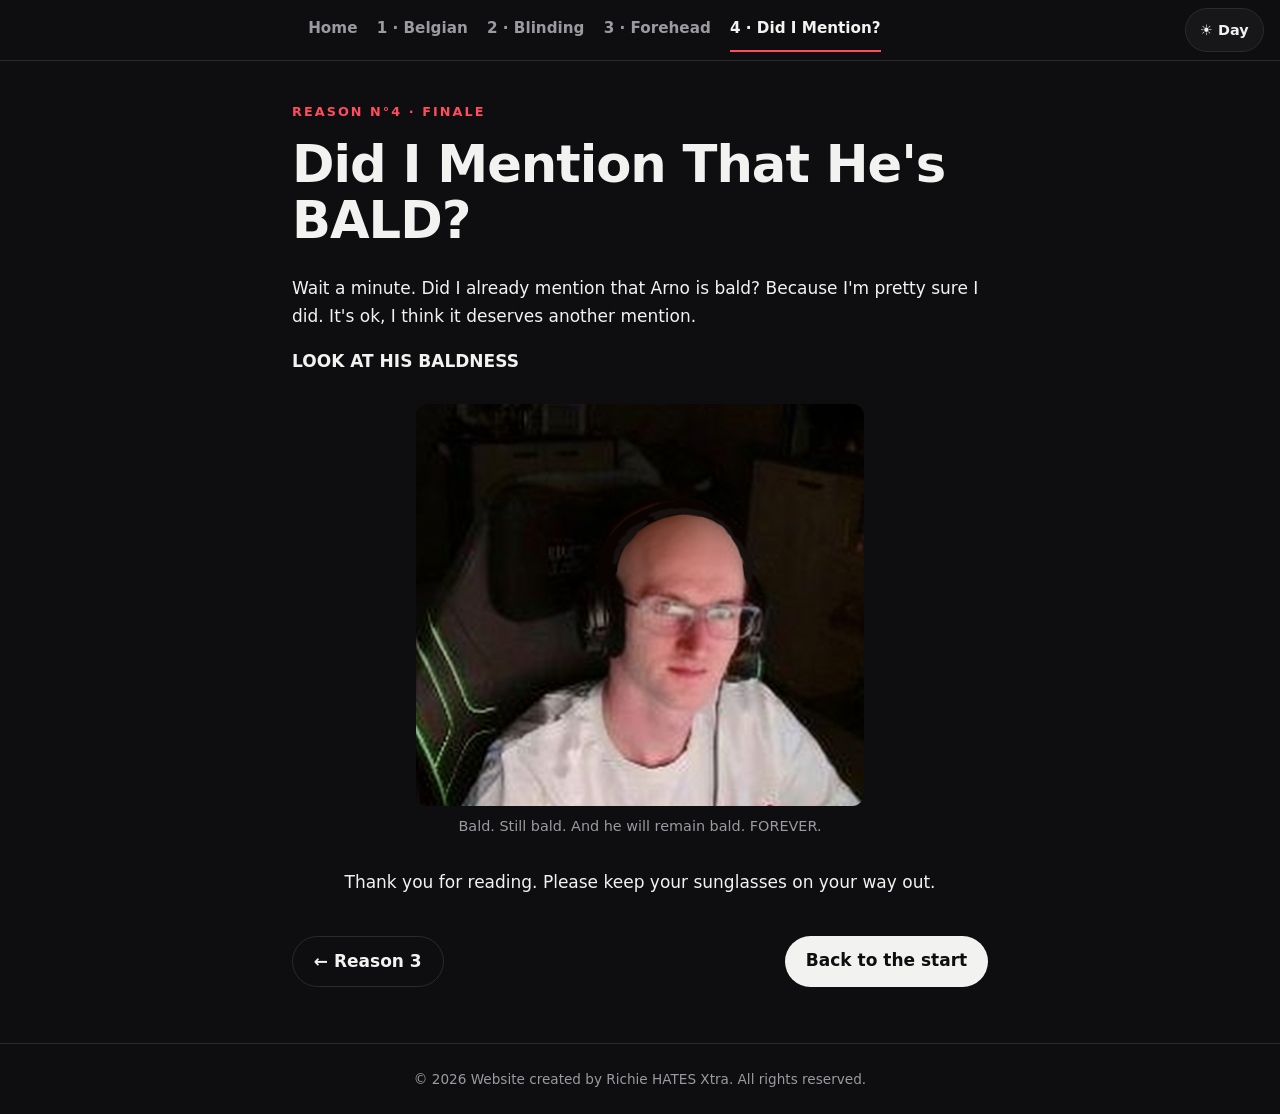
<file: reason4_a.html>
<!DOCTYPE html>
<html lang="en">
<head>
  <meta charset="UTF-8">
  <meta name="viewport" content="width=device-width, initial-scale=1, viewport-fit=cover">
  <title>Reason 4: Did I Mention He's Bald? | Xtra/Arno</title>
  <meta name="color-scheme" content="dark light">
  <meta name="theme-color" content="#0e0e10">
  <link rel="icon" href="data:image/svg+xml,<svg xmlns=%22http://www.w3.org/2000/svg%22 viewBox=%220 0 100 100%22><text y=%22.9em%22 font-size=%2290%22>🥚</text></svg>">
  <link rel="stylesheet" href="style.css">
  <script src="script.js"></script>
</head>
<body>
  <header class="top"><nav aria-label="Main">
      <a href="index_original_a.html">Home</a>
      <a href="reason1_a.html">1 · Belgian</a>
      <a href="reason2_a.html">2 · Blinding</a>
      <a href="reason3_a.html">3 · Forehead</a>
      <a href="reason4_a.html" aria-current="page">4 · Did I Mention?</a>
  </nav>
  <button class="theme-toggle" id="theme-toggle" type="button" aria-label="Switch to day mode">☀️ Day</button></header>
  <main>
    <p class="kicker">Reason N°4 · finale</p>
    <h1>Did I Mention That He's BALD?</h1>
    <p>Wait a minute. Did I already mention that Arno is bald? Because I'm pretty sure I did. It's ok, I think it deserves another mention.</p>
    <p><strong>LOOK AT HIS BALDNESS</strong></p>

    <figure>
      <img loading="lazy" decoding="async" class="photo" src="photos/bald_2.png" alt="Arno, bald and proud">
      <figcaption>Bald. Still bald. And he will remain bald. FOREVER.</figcaption>
    </figure>

    <p style="text-align:center">Thank you for reading. Please keep your sunglasses on your way out.</p>

    <div class="pager"><a class="btn ghost" href="reason3_a.html">← Reason 3</a><a class="btn" href="index_original_a.html">Back to the start</a></div>
  </main>
  <footer>© 2026 Website created by Richie HATES Xtra. All rights reserved.</footer>
</body>
</html>
</file>
<file: style.css>
/* ===== XTRA/ARNO: shared styles (minimal, night mode by default, day mode via the toggle) ===== */
/* Night = default colors. script.js sets data-theme="light" on <html> for day mode. */
:root { --bg:#0e0e10; --ink:#f2f2f0; --muted:#9a9aa0; --line:#2a2a2f; --card:#17171a; --bar:#3a3a40; --accent:#ff4d5e; color-scheme:dark; }
:root[data-theme="light"] { --bg:#fafaf8; --ink:#161616; --muted:#6b6b6b; --line:#e2e2de; --card:#ffffff; --bar:#cfcfca; --accent:#d62839; color-scheme:light; }

* { box-sizing:border-box; }
html { -webkit-text-size-adjust:100%; text-size-adjust:100%; }  /* stops iOS inflating text in landscape */
body { margin:0; -webkit-tap-highlight-color:transparent; overflow-wrap:break-word; padding-left:env(safe-area-inset-left); padding-right:env(safe-area-inset-right); background:var(--bg); color:var(--ink); font:17px/1.65 system-ui,-apple-system,"Segoe UI",Helvetica,Arial,sans-serif; }
img { max-width:100%; display:block; }
:focus-visible { outline:2px solid var(--accent); outline-offset:3px; }
a { color:inherit; }

/* Navigation (same on every page) */
.top { background:var(--bg); border-bottom:1px solid var(--line); padding:.5rem 1rem; padding-top:calc(.5rem + env(safe-area-inset-top)); position:sticky; top:0; z-index:5; display:flex; align-items:center; gap:.75rem; }
.top nav { flex:1; min-width:0; display:flex; gap:.25rem 1.2rem; overflow-x:auto; scrollbar-width:none; }  /* one scrollable row on phones */
.top nav > :first-child { margin-left:auto; }   /* auto margins center the menu without clipping it when it overflows */
.top nav > :last-child { margin-right:auto; }
.top nav::-webkit-scrollbar { display:none; }
.theme-toggle { flex:none; min-height:44px; padding:0 .9rem; border:1px solid var(--line); border-radius:99px; background:var(--card); color:var(--ink); font:600 .9rem system-ui,sans-serif; cursor:pointer; }
.theme-toggle:hover { border-color:var(--accent); }
.top a { display:inline-flex; align-items:center; min-height:44px; text-decoration:none; color:var(--muted); font-weight:600; font-size:.95rem; padding:0; border-bottom:2px solid transparent; transition:color .2s,border-color .2s; white-space:nowrap; }
.top a:hover, .top a[aria-current] { color:var(--ink); border-color:var(--accent); }

main { max-width:46rem; margin:auto; padding:2.5rem 1.25rem 3.5rem; }
h1, h2 { overflow-wrap:anywhere; }
h1 { font-size:clamp(2rem,7vw,3.2rem); line-height:1.08; letter-spacing:-.02em; margin:.3em 0 .5em; }
h2 { font-size:1.35rem; margin:1.8em 0 .6em; }
.kicker { font-size:.8rem; font-weight:700; letter-spacing:.16em; text-transform:uppercase; color:var(--accent); margin:0; }
small { color:var(--muted); }

.box { border:1px solid var(--line); background:var(--card); border-radius:.75rem; padding:1.2rem 1.4rem; margin:1.5rem 0; }
.box h2 { margin-top:0; }
.note { border-left:3px solid var(--accent); padding:.4rem 1rem; color:var(--muted); margin:1.5rem 0; }
.photo { border-radius:.75rem; max-height:28rem; margin:0 auto; object-fit:cover; }
figure { margin:1.8rem 0; text-align:center; }
figcaption { color:var(--muted); font-size:.9rem; margin-top:.6rem; }
.frame { position:relative; display:inline-block; }  /* lets a stamp sit on top of the photo itself */

.btn { display:inline-block; background:var(--ink); color:var(--bg); text-align:center; min-height:44px; font-weight:600; padding:.65rem 1.3rem; border-radius:99px; text-decoration:none; transition:background .2s,transform .2s; }
.btn:hover { background:var(--accent); color:#fff; transform:translateY(-2px); }
.btn.ghost { background:transparent; color:var(--ink); border:1px solid var(--line); }
.btn.ghost:hover { color:#fff; border-color:var(--accent); }
.pager { display:flex; justify-content:space-between; gap:1rem; flex-wrap:wrap; margin-top:2.5rem; }
footer { text-align:center; padding:1.5rem 1rem calc(1.5rem + env(safe-area-inset-bottom)); border-top:1px solid var(--line); color:var(--muted); font-size:.85rem; }

/* Homepage */
.hero { display:grid; grid-template-columns:1fr 13rem; gap:2rem; align-items:center; }
.hero .photo { width:100%; }
.start { display:block; text-decoration:none; border:1px solid var(--ink); border-radius:.75rem; padding:1.4rem; margin:2rem 0; transition:background .2s,color .2s; }
.start:hover { background:var(--ink); color:var(--bg); }
.start b { display:block; font-size:1.4rem; }
.start:hover small { color:inherit; }

/* Reason 2: subtle shine over the head + report */
.shine { position:relative; display:inline-block; overflow:hidden; border-radius:.75rem; }
.shine::after { content:""; position:absolute; inset:0; background:linear-gradient(110deg,transparent 35%,rgba(255,255,255,.7) 50%,transparent 65%); transform:translateX(-120%); animation:glint 3s infinite; }
@keyframes glint { to { transform:translateX(120%); } }
.report dt { font-weight:700; color:var(--accent); margin-top:.8rem; }
.report dd { margin:0; }

/* Reason 3: forehead scale. Each row = photo + label + bar */
.scale { list-style:none; margin:0; padding:0; }
.scale li { display:grid; grid-template-columns:4.5rem 1fr; gap:1rem; align-items:center; margin:.9rem 0; }
.thumb { width:4.5rem; height:4.5rem; border-radius:.5rem; background:var(--line); overflow:hidden; display:flex; align-items:center; justify-content:center; font-size:1.8rem; position:relative; }
.thumb img { position:absolute; inset:0; width:100%; height:100%; object-fit:cover; }  /* covers the emoji fallback */
.label { font-weight:600; font-size:.95rem; }
.bar { height:.7rem; background:var(--bar); border-radius:99px; animation:grow 1.4s ease-out both; }
.scale .arno .bar { background:var(--accent); }
.scale .arno .label { color:var(--accent); }
@keyframes grow { from { width:0; } }
.stamp { position:absolute; top:10%; right:.5rem; transform:rotate(8deg); background:var(--card); border:2px solid var(--accent); color:var(--accent); font-weight:800; font-size:.9rem; letter-spacing:.06em; text-transform:uppercase; padding:.25rem .7rem; }


/* Phones */
@media (max-width:600px) {
  body { font-size:16px; }  /* 16px+ keeps iOS from zooming */
  main { padding:1.5rem 1rem 2.5rem; }
  .hero { grid-template-columns:1fr; gap:1.25rem; }
  .hero .photo { max-height:20rem; }
  .photo { max-height:22rem; }
  .pager { flex-direction:column-reverse; }   /* "next" on top, easy to reach with a thumb */
  .pager .btn { width:100%; }
  .box { padding:1rem; }
  .stamp { font-size:.75rem; }
}
/* Hover effects only where there is a real mouse (avoids "sticky" hover on touch screens) */
@media (hover:none) { .btn:hover { transform:none; } }

@media (prefers-reduced-motion:reduce) { * { animation:none !important; transition:none !important; } }
</file>
